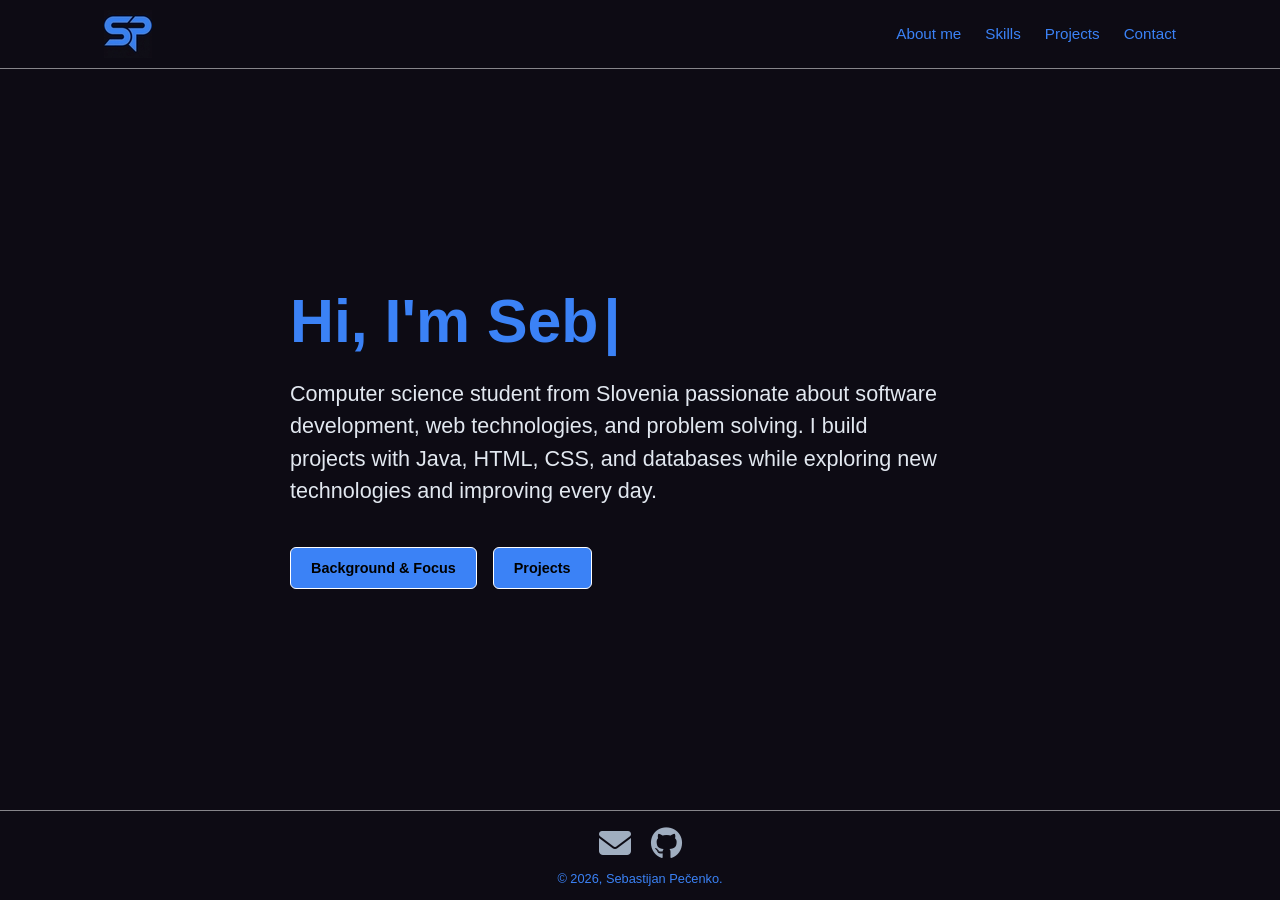
<file: index.html>
<!DOCTYPE html>
<html lang="en">
<head>
  <meta charset="UTF-8">
  <meta name="viewport" content="width=device-width, initial-scale=1.0">
  <link rel="stylesheet" href="https://cdnjs.cloudflare.com/ajax/libs/font-awesome/6.5.1/css/all.min.css">
  <link rel="icon" type="image/png" sizes="64x64" href="https://sebastijanpecenko.com/images/favicon.png">
  <link rel="icon" type="image/png" sizes="512x512" href="https://sebastijanpecenko.com/images/logo_google_search.png">
  <link rel="apple-touch-icon" href="https://sebastijanpecenko.com/images/logo_google_search.png">
  <title>Sebastijan Pečenko | Computer Science Student & Developer</title>
  <link rel="stylesheet" href="style.css">
  <meta name="description" content="Computer science student from Slovenia passionate about software development and web technologies.">
  <meta name="author" content="Sebastijan Pečenko">
  <meta property="og:title" content="Sebastijan Pečenko | Computer Science Student & Developer">
  <meta property="og:description" content="Computer science student from Slovenia passionate about software development and web technologies.">
  <meta property="og:type" content="website">
  <meta property="og:url" content="https://sebastijanpecenko.com">
  <meta property="og:image" content="https://sebastijanpecenko.com/images/logo_google_search.png">
</head>
<body>

  <header>
    <nav class="navbar">
      <a href="index.html" class="logo">
        <img src="images/logo.png" alt="Sebastijan Pečenko Logo">
      </a>
      <button class="menu-toggle" id="menu-toggle" aria-label="Open menu">
        <span></span>
        <span></span>
        <span></span>
      </button>
      <ul class="nav-links" id="nav-links">
        <li><a href="about.html">About me</a></li>
        <li><a href="skills.html">Skills</a></li>
        <li><a href="projects.html">Projects</a></li>
        <li><a href="contact.html">Contact</a></li>
      </ul>
    </nav>
  </header>

  <main class="hero">
    <div class="hero-content">
      <h1 class="hero-title" id="typewriter"></h1>
      <p class="hero-description">
        Computer science student from Slovenia passionate about software development, 
        web technologies, and problem solving. I build projects with Java, HTML, CSS, and databases while exploring new technologies and improving every day.
      </p>
      <div class="cta-buttons">
        <a href="about.html" class="btn btn-secondary">Background & Focus</a>
        <a href="projects.html" class="btn btn-primary">Projects</a>
      </div>
    </div>
  </main>

  <footer>
    <div class="social-icons">
      <a href="mailto:pecenkosebastijan@gmail.com" aria-label="Send Email">
        <i class="fa-solid fa-envelope"></i>
      </a>
      <a href="https://github.com/SebastijanPecenko" target="_blank" rel="noopener noreferrer" aria-label="GitHub Profile">
        <i class="fa-brands fa-github"></i>
      </a>
    </div>
    <p class="footer-text">
      &#169; 2026, Sebastijan Pečenko.
    </p>
  </footer>

  <script src="script.js"></script>
</body>
</html>
</file>
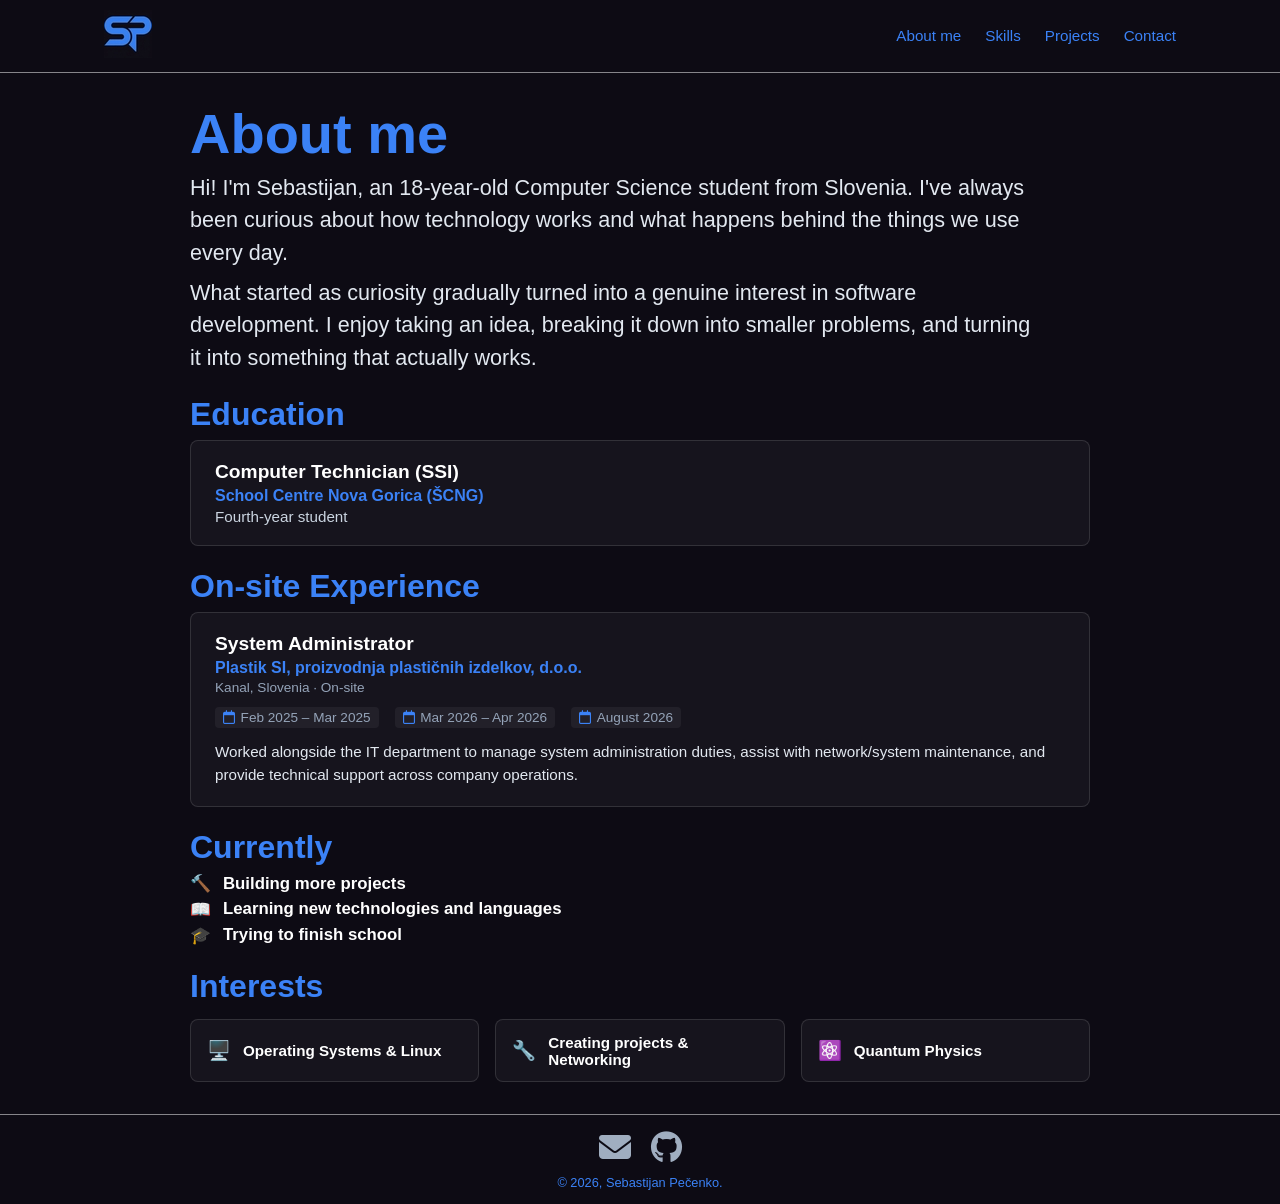
<file: about.html>
<!DOCTYPE html>
<html lang="en">
<head>
  <meta charset="UTF-8">
  <meta name="viewport" content="width=device-width, initial-scale=1.0">
  <link rel="stylesheet" href="https://cdnjs.cloudflare.com/ajax/libs/font-awesome/6.5.1/css/all.min.css">
  <link rel="icon" type="image/png" sizes="64x64" href="https://sebastijanpecenko.com/images/favicon.png">
  <link rel="icon" type="image/png" sizes="48x48" href="https://sebastijanpecenko.com/images/logo_google_search.png">
  <link rel="apple-touch-icon" href="https://sebastijanpecenko.com/images/logo_google_search.png">
  <title>Sebastijan Pečenko | About</title>
  <link rel="stylesheet" href="style.css">
  <meta name="description" content="Portfolio Sebastijana Pečenka, študenta računalništva iz Slovenije. Projekti v Java, HTML, CSS in bazah podatkov.">
  <meta name="author" content="Sebastijan Pečenko">
  <meta property="og:title" content="Sebastijan Pečenko | Personal Portfolio">
  <meta property="og:description" content="Computer science student from Slovenia passionate about software development and web technologies.">
  <meta property="og:type" content="website">
  <meta property="og:url" content="https://sebastijanpecenko.com">
  <meta property="og:image" content="https://sebastijanpecenko.com/images/logo_google_search.png">
</head>
<body>

  <header>
    <nav class="navbar">
      <a href="index.html" class="logo-link">
        <img src="images/logo.png" alt="Sebastijan Pečenko Logo" class="logo">
      </a>
      <button class="menu-toggle" id="menu-toggle" aria-label="Open menu">
        <span></span>
        <span></span>
        <span></span>
      </button>
      <ul class="nav-links" id="nav-links">
        <li><a href="about.html">About me</a></li>
        <li><a href="skills.html">Skills</a></li>
        <li><a href="projects.html">Projects</a></li>
        <li><a href="contact.html">Contact</a></li>
      </ul>
    </nav>
  </header>

  <main class="heros">
    <div class="heros-content">

      <section class="about-section">
        <h1 class="heros-title">About me</h1>
        <p class="heros-description">
          Hi! I'm Sebastijan, an 18-year-old Computer Science student from
          Slovenia. I've always been curious about how technology works and
          what happens behind the things we use every day.
        </p>
        <p class="heros-description">
          What started as curiosity gradually turned into a genuine interest
          in software development. I enjoy taking an idea, breaking it down
          into smaller problems, and turning it into something that actually
          works.
        </p>
      </section>

      <section class="about-section">
        <h2 class="heros-titles">Education</h2>  
        <div class="info-card">
          <div class="card-top-row">
            <h3 class="card-main-title">Computer Technician (SSI)</h3>
          </div>
          <p class="card-company">School Centre Nova Gorica (ŠCNG)</p>
          <p class="card-subtitle">Fourth-year student</p>
        </div>
      </section>

      <section class="about-section">
        <h2 class="heros-titles">On-site Experience</h2>

        <div class="info-card">
          <div class="card-top-row">
            <h3 class="card-main-title">System Administrator</h3>
          </div>
          <p class="card-company">Plastik SI, proizvodnja plastičnih izdelkov, d.o.o.</p>
          <p class="card-location">Kanal, Slovenia · On-site</p>

          <ul class="dates-list">
            <li><i class="fa-regular fa-calendar"></i> Feb 2025 – Mar 2025</li>
            <li><i class="fa-regular fa-calendar"></i> Mar 2026 – Apr 2026</li>
            <li><i class="fa-regular fa-calendar"></i> August 2026</li>
          </ul>

          <p class="card-details">
            Worked alongside the IT department to manage system administration duties, assist with network/system maintenance, and provide technical support across company operations.
          </p>
        </div>
      </section>

      <section class="about-section">
        <h2 class="heros-titles">Currently</h2>
        
        <ul class="now-list">
          <li>🔨 <span><strong>Building more projects</strong></span></li>
          <li>📖 <span><strong>Learning new technologies and languages</strong></span></li>
          <li>🎓 <span><strong>Trying to finish school</strong></span></li>
        </ul>
      </section>

      <section class="about-section">
        <h2 class="heros-titles">Interests</h2>
        
        <div class="interests-grid">
          <div class="interest-card">
            <span class="interest-icon">🖥️</span>
            <span class="interest-title">Operating Systems & Linux</span>
          </div>
          <div class="interest-card">
            <span class="interest-icon">🔧</span>
            <span class="interest-title">Creating projects & Networking</span>
          </div>
          <div class="interest-card">
            <span class="interest-icon">⚛️</span>
            <span class="interest-title">Quantum Physics</span>
          </div>
        </div>
      </section>

    </div>
  </main>

  <footer>
    <div class="social-icons">
      <a href="mailto:pecenkosebastijan@gmail.com" aria-label="Send Email">
        <i class="fa-solid fa-envelope"></i>
      </a>
      <a href="https://github.com/SebastijanPecenko" target="_blank" rel="noopener noreferrer" aria-label="GitHub Profile">
        <i class="fa-brands fa-github"></i>
      </a>
    </div>
    <p class="footer-text">
      &#169; 2026, Sebastijan Pečenko.
    </p>
  </footer>

  <script src="script.js"></script>
</body>
</html>
</file>
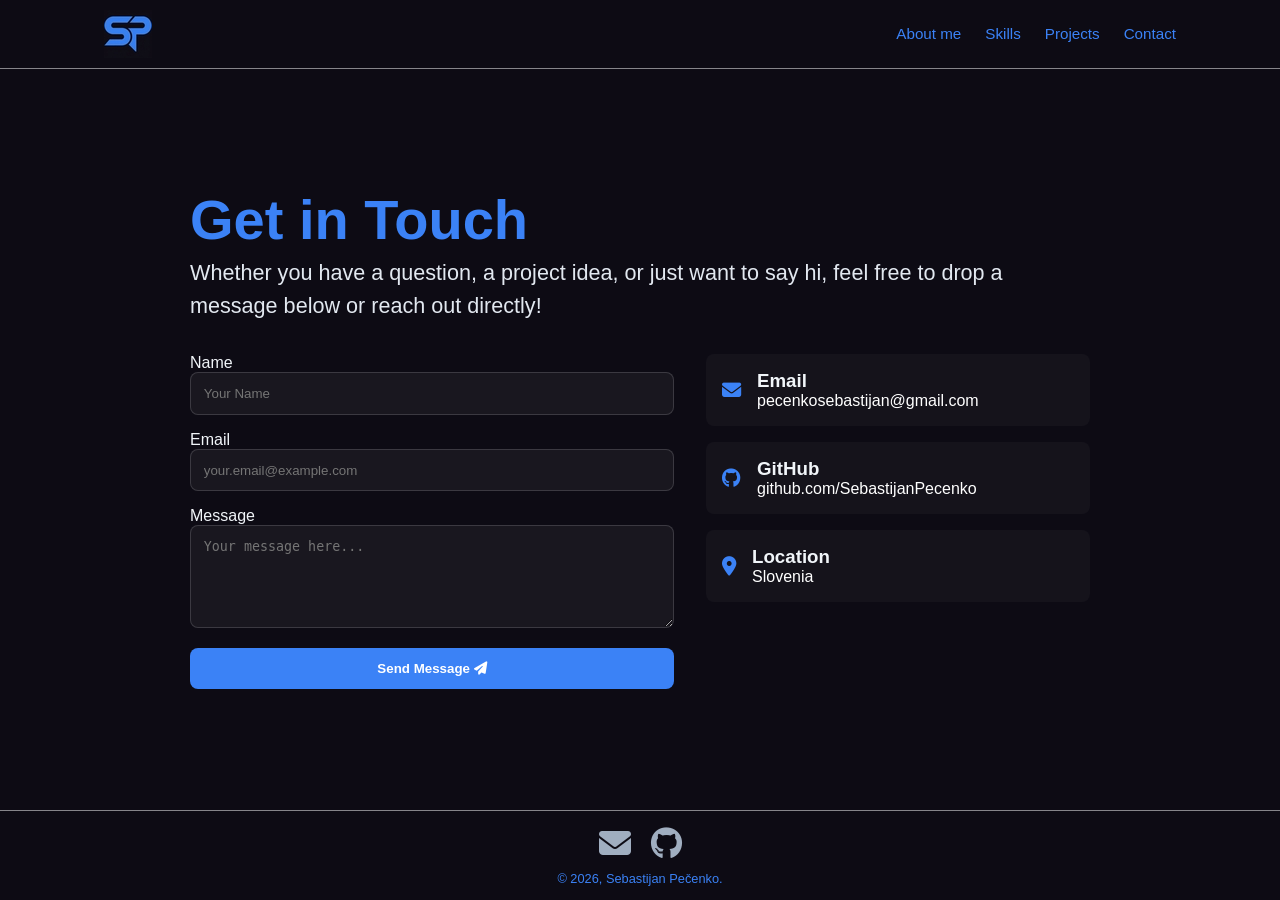
<file: contact.html>
<!DOCTYPE html>
<html lang="en">
<head>
  <meta charset="UTF-8">
  <meta name="viewport" content="width=device-width, initial-scale=1.0">
  <link rel="stylesheet" href="https://cdnjs.cloudflare.com/ajax/libs/font-awesome/6.5.1/css/all.min.css">
  <link rel="icon" type="image/png" sizes="64x64" href="https://sebastijanpecenko.com/images/favicon.png">
  <link rel="icon" type="image/png" sizes="48x48" href="https://sebastijanpecenko.com/images/logo_google_search.png">
  <link rel="apple-touch-icon" href="https://sebastijanpecenko.com/images/logo_google_search.png">
  <title>Sebastijan Pečenko | Contact</title>
  <link rel="stylesheet" href="style.css">
  <meta name="description" content="Portfolio Sebastijana Pečenka, študenta računalništva iz Slovenije. Projekti v Java, HTML, CSS in bazah podatkov.">
  <meta name="author" content="Sebastijan Pečenko">
  <meta property="og:title" content="Sebastijan Pečenko | Personal Portfolio">
  <meta property="og:description" content="Computer science student from Slovenia passionate about software development and web technologies.">
  <meta property="og:type" content="website">
  <meta property="og:url" content="https://sebastijanpecenko.com">
  <meta property="og:image" content="https://sebastijanpecenko.com/images/logo_google_search.png">
</head>
<body>

  <header>
    <nav class="navbar">
      <a href="index.html" class="logo">
        <img src="images/logo.png" alt="Sebastijan Pečenko Logo">
      </a>
      <button class="menu-toggle" id="menu-toggle" aria-label="Open menu">
        <span></span>
        <span></span>
        <span></span>
      </button>
      <ul class="nav-links" id="nav-links">
        <li><a href="about.html">About me</a></li>
        <li><a href="skills.html">Skills</a></li>
        <li><a href="projects.html">Projects</a></li>
        <li><a href="contact.html">Contact</a></li>
      </ul>
    </nav>
  </header>

  <main class="heros">
    <div class="heros-content">
      <h1 class="heros-title">Get in Touch</h1>
      <p class="heros-description">
        Whether you have a question, a project idea, or just want to say hi, feel free to drop a message below or reach out directly!
      </p>
      <div class="contact-container">
        <form action="https://formspree.io/f/maeywvaq" method="POST" class="contact-form">
          <div class="form-group">
            <label for="name">Name</label>
            <input type="text" id="name" name="name" placeholder="Your Name" required>
          </div>
          <div class="form-group">
            <label for="email">Email</label>
            <input type="email" id="email" name="email" placeholder="your.email@example.com" required>
          </div>
          <div class="form-group">
            <label for="message">Message</label>
            <textarea id="message" name="message" rows="5" placeholder="Your message here..." required></textarea>
          </div>
          <button type="submit" class="submit-btn">Send Message <i class="fa-solid fa-paper-plane"></i></button>
        </form>

        <div class="contact-info">
          <div class="info-item">
            <i class="fa-solid fa-envelope info-icon"></i>
            <div>
              <h3>Email</h3>
              <a href="mailto:pecenkosebastijan@gmail.com">pecenkosebastijan@gmail.com</a>
            </div>
          </div>
          <div class="info-item">
            <i class="fa-brands fa-github info-icon"></i>
            <div>
              <h3>GitHub</h3>
              <a href="https://github.com/SebastijanPecenko" target="_blank" rel="noopener noreferrer">github.com/SebastijanPecenko</a>
            </div>
          </div>
          <div class="info-item">
            <i class="fa-solid fa-location-dot info-icon"></i>
            <div>
              <h3>Location</h3>
              <p>Slovenia</p>
            </div>
          </div>
        </div>
      </div>
    </div>
  </main>

  <footer>
    <div class="social-icons">
      <a href="mailto:pecenkosebastijan@gmail.com" aria-label="Send Email">
        <i class="fa-solid fa-envelope"></i>
      </a>
      <a href="https://github.com/SebastijanPecenko" target="_blank" rel="noopener noreferrer" aria-label="GitHub Profile">
        <i class="fa-brands fa-github"></i>
      </a>
    </div>
    <p class="footer-text">
      &#169; 2026, Sebastijan Pečenko.
    </p>
  </footer>

  <script src="script.js"></script>
</body>
</html>
</file>
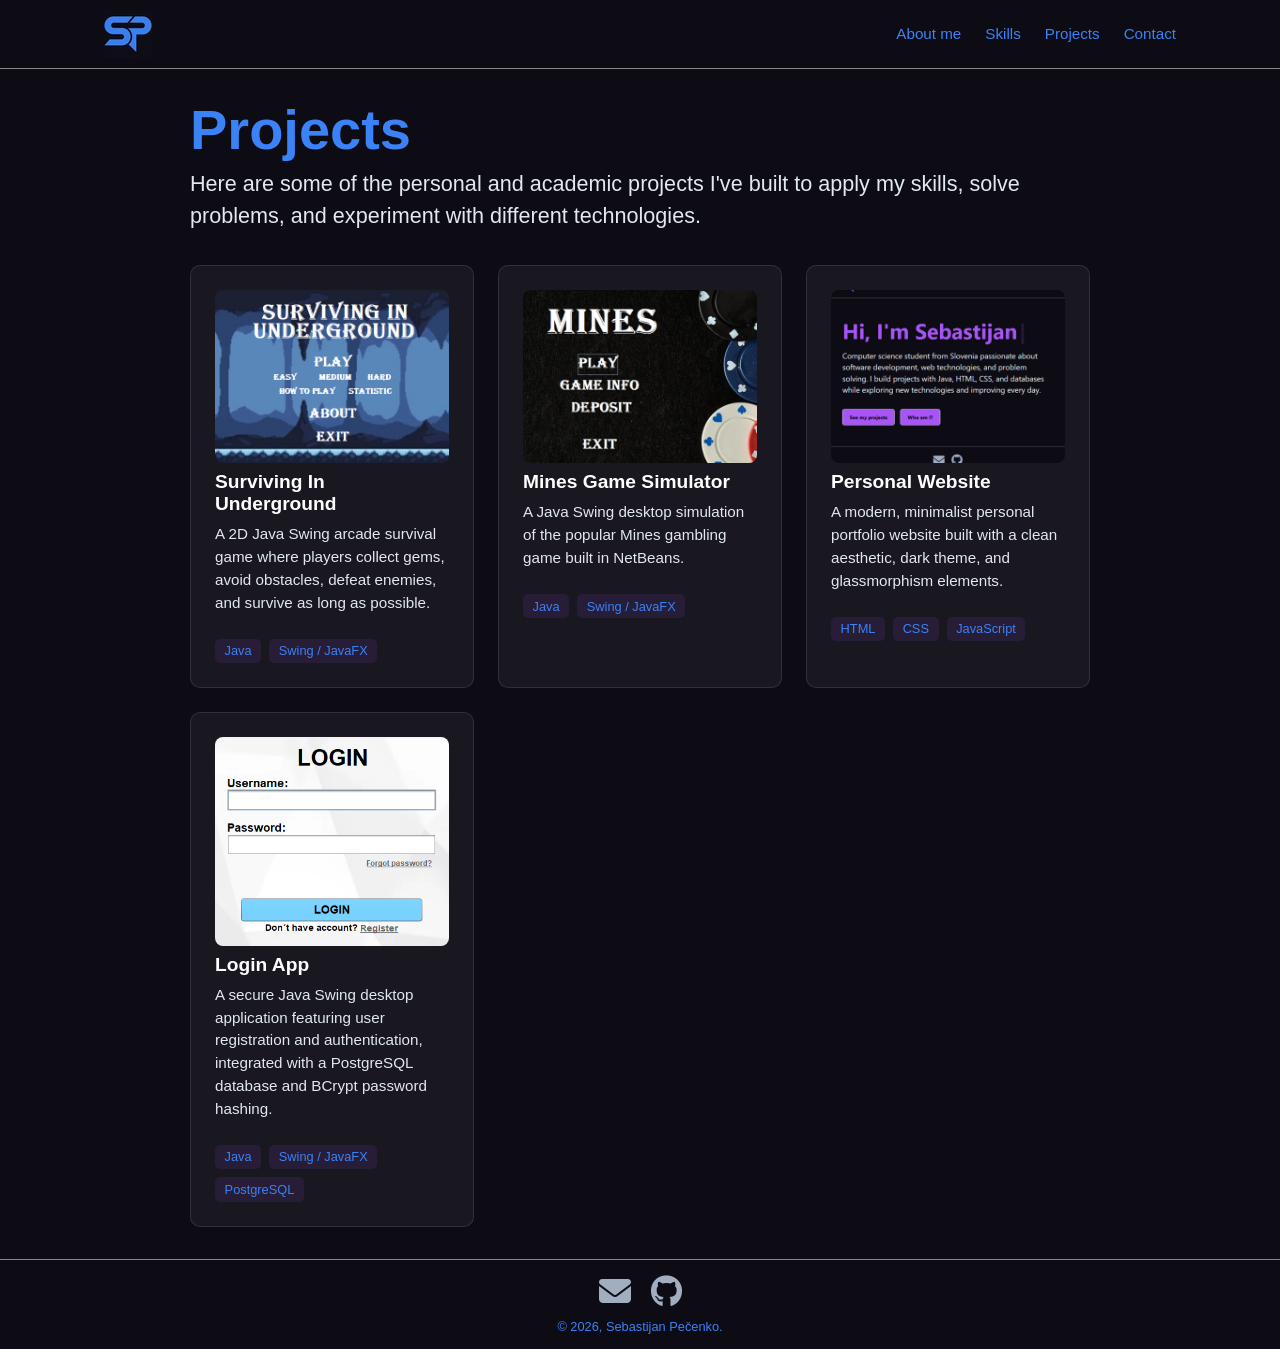
<file: projects.html>
<!DOCTYPE html>
<html lang="en">
<head>
  <meta charset="UTF-8">
  <meta name="viewport" content="width=device-width, initial-scale=1.0">
  <link rel="stylesheet" href="https://cdnjs.cloudflare.com/ajax/libs/font-awesome/6.5.1/css/all.min.css">
  <link rel="icon" type="image/png" sizes="64x64" href="https://sebastijanpecenko.com/images/favicon.png">
  <link rel="icon" type="image/png" sizes="48x48" href="https://sebastijanpecenko.com/images/logo_google_search.png">
  <link rel="apple-touch-icon" href="https://sebastijanpecenko.com/images/logo_google_search.png">
  <title>Sebastijan Pečenko | Projects</title>
  <link rel="stylesheet" href="style.css">
  <meta name="description" content="Portfolio Sebastijana Pečenka, študenta računalništva iz Slovenije. Projekti v Java, HTML, CSS in bazah podatkov.">
  <meta name="author" content="Sebastijan Pečenko">
  <meta property="og:title" content="Sebastijan Pečenko | Personal Portfolio">
  <meta property="og:description" content="Computer science student from Slovenia passionate about software development and web technologies.">
  <meta property="og:type" content="website">
  <meta property="og:url" content="https://sebastijanpecenko.com">
  <meta property="og:image" content="https://sebastijanpecenko.com/images/logo_google_search.png">
</head>
<body>

  <header>
    <nav class="navbar">
      <a href="index.html" class="logo">
        <img src="images/logo.png" alt="Sebastijan Pečenko Logo">
      </a>
      <button class="menu-toggle" id="menu-toggle" aria-label="Open menu">
        <span></span>
        <span></span>
        <span></span>
      </button>
      <ul class="nav-links" id="nav-links">
        <li><a href="about.html">About me</a></li>
        <li><a href="skills.html">Skills</a></li>
        <li><a href="projects.html">Projects</a></li>
        <li><a href="contact.html">Contact</a></li>
      </ul>
    </nav>
  </header>

  <main class="heros">
    <div class="heros-content">
      <h1 class="heros-title">Projects</h1>
      <p class="heros-description">
        Here are some of the personal and academic projects I've built to apply my skills, solve problems, and experiment with different technologies.
      </p>

      <div class="projects-grid">
        <a href="https://github.com/SebastijanPecenko/Surviving_In_Underground" target="_blank" rel="noopener noreferrer" class="project-card">
          <img src="images/surviving_in_underground.png" alt="Surviving In Underground project screenshot" class="project-image">
          <h3 class="project-title">Surviving In Underground</h3>
          <p class="project-description">
            A 2D Java Swing arcade survival game where players collect gems, avoid obstacles, defeat enemies, and survive as long as possible.
          </p>
          <div class="project-tags">
            <span>Java</span>
            <span>Swing / JavaFX</span>
          </div>
        </a>

        <a href="https://github.com/SebastijanPecenko/Mines-Game-Simulator" target="_blank" rel="noopener noreferrer" class="project-card">
          <img src="images/mines_game_simulator.png" alt="Mines Game Simulator project screenshot" class="project-image">
          <h3 class="project-title">Mines Game Simulator</h3>
          <p class="project-description">
            A Java Swing desktop simulation of the popular Mines gambling game built in NetBeans.
          </p>
          <div class="project-tags">
            <span>Java</span>
            <span>Swing / JavaFX</span>
          </div>
        </a>

        <a href="https://github.com/SebastijanPecenko/Personal-Website" target="_blank" rel="noopener noreferrer" class="project-card">
          <img src="images/personal_website.png" alt="Personal Website project screenshot" class="project-image">
          <h3 class="project-title">Personal Website</h3>
          <p class="project-description">
            A modern, minimalist personal portfolio website built with a clean aesthetic, dark theme, and glassmorphism elements.
          </p>
          <div class="project-tags">
            <span>HTML</span>
            <span>CSS</span>
            <span>JavaScript</span>
          </div>
        </a>

        <a href="https://github.com/SebastijanPecenko/Login-App" target="_blank" rel="noopener noreferrer" class="project-card">
          <img src="images/login_app.png" alt="Login App project screenshot" class="project-image">
          <h3 class="project-title">Login App</h3>
          <p class="project-description">
            A secure Java Swing desktop application featuring user registration and authentication, integrated with a PostgreSQL database and BCrypt password hashing.
          </p>
          <div class="project-tags">
            <span>Java</span>
            <span>Swing / JavaFX</span>
            <span>PostgreSQL</span>
          </div>
        </a>
      </div>
    </div>
  </main>

  <footer>
    <div class="social-icons">
      <a href="mailto:pecenkosebastijan@gmail.com" aria-label="Send Email">
        <i class="fa-solid fa-envelope"></i>
      </a>
      <a href="https://github.com/SebastijanPecenko" target="_blank" rel="noopener noreferrer" aria-label="GitHub Profile">
        <i class="fa-brands fa-github"></i>
      </a>
    </div>
    <p class="footer-text">
      &#169; 2026, Sebastijan Pečenko.
    </p>
  </footer>

  <script src="script.js"></script>
</body>
</html>
</file>
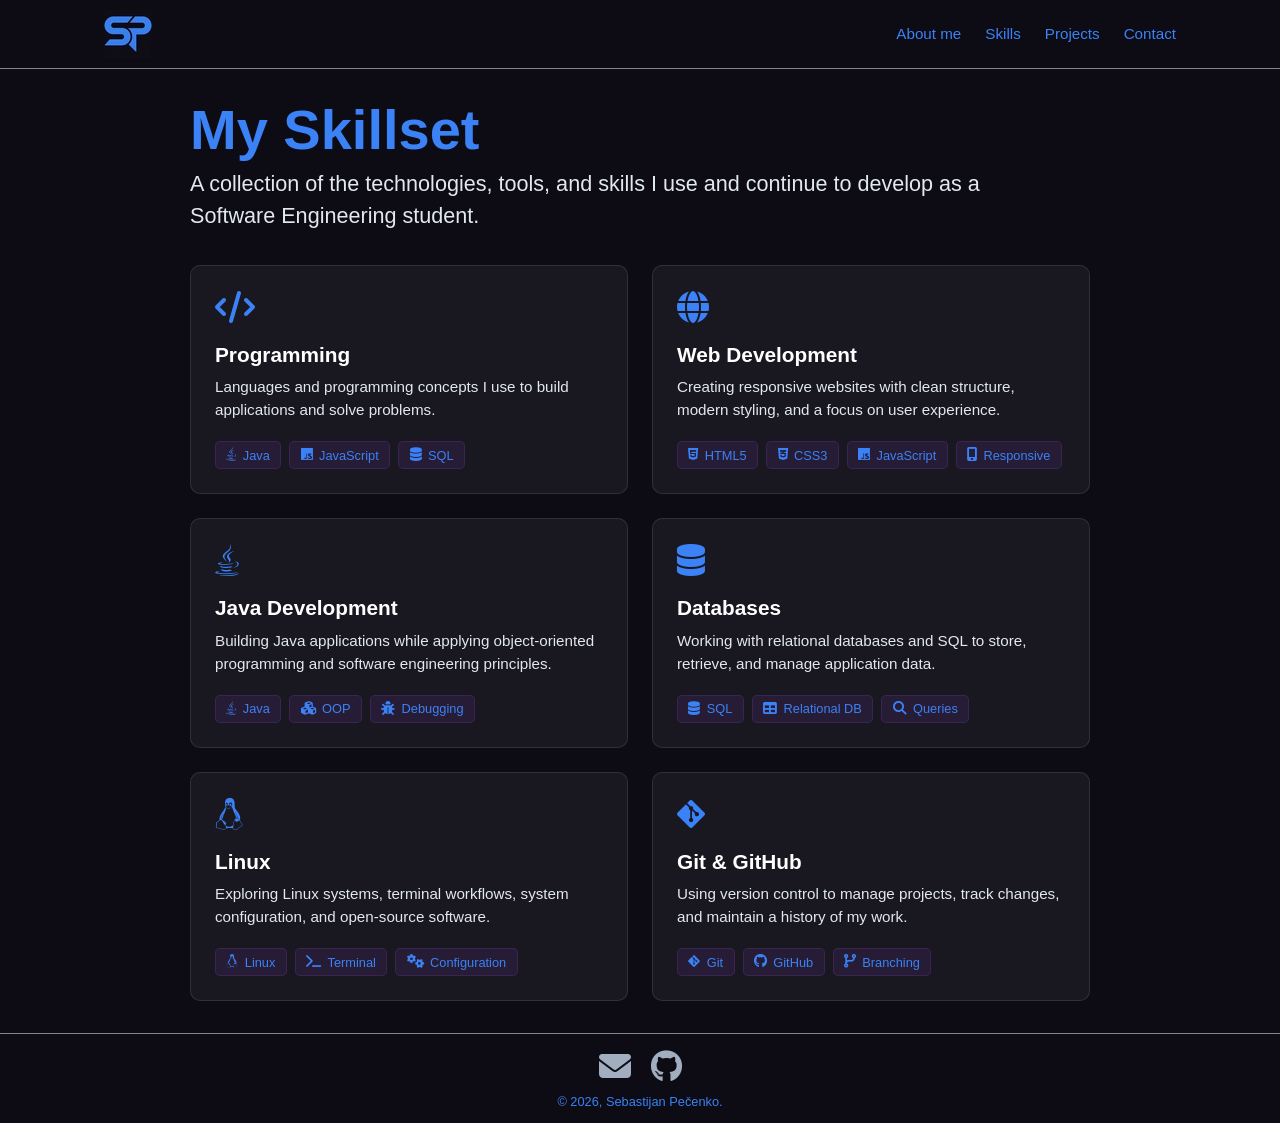
<file: skills.html>
<!DOCTYPE html>
<html lang="en">
<head>
  <meta charset="UTF-8">
  <meta name="viewport" content="width=device-width, initial-scale=1.0">
  <link rel="stylesheet" href="https://cdnjs.cloudflare.com/ajax/libs/font-awesome/6.5.1/css/all.min.css">
  <link rel="icon" type="image/png" sizes="64x64" href="https://sebastijanpecenko.com/images/favicon.png">
  <link rel="icon" type="image/png" sizes="48x48" href="https://sebastijanpecenko.com/images/logo_google_search.png">
  <link rel="apple-touch-icon" href="https://sebastijanpecenko.com/images/logo_google_search.png">
  <title>Sebastijan Pečenko | Skillset</title>
  <link rel="stylesheet" href="style.css">
  <meta name="description" content="Skillset of Sebastijan Pečenko, a Software Engineering student from Slovenia.">
  <meta name="author" content="Sebastijan Pečenko">
  <meta property="og:title" content="Sebastijan Pečenko | Skillset">
  <meta property="og:description" content="Technologies, programming languages, tools, and software engineering skills.">
  <meta property="og:type" content="website">
  <meta property="og:url" content="https://sebastijanpecenko.com/skills">
  <meta property="og:image" content="https://sebastijanpecenko.com/images/logo_google_search.png">
</head>
<body>

  <header>
    <nav class="navbar">
      <a href="index.html" class="logo">
        <img src="images/logo.png" alt="Sebastijan Pečenko Logo">
      </a>
      <button class="menu-toggle" id="menu-toggle" aria-label="Open menu">
        <span></span>
        <span></span>
        <span></span>
      </button>
      <ul class="nav-links" id="nav-links">
        <li><a href="about.html">About me</a></li>
        <li><a href="skills.html">Skills</a></li>
        <li><a href="projects.html">Projects</a></li>
        <li><a href="contact.html">Contact</a></li>
      </ul>
    </nav>
  </header>

  <main class="heros">
    <div class="heros-content">
      <h1 class="heros-title">My Skillset</h1>
      <p class="heros-description">
        A collection of the technologies, tools, and skills I use and continue to develop as a Software Engineering student.
      </p>

      <div class="skill-cards">
        <div class="skill-card">
          <div class="skill-card-icon">
            <i class="fa-solid fa-code"></i>
          </div>
          <h2>Programming</h2>
          <p>
            Languages and programming concepts I use to build applications and solve problems.
          </p>
          <div class="skill-tags">
            <span><i class="fa-brands fa-java"></i> Java</span>
            <span><i class="fa-brands fa-js"></i> JavaScript</span>
            <span><i class="fa-solid fa-database"></i> SQL</span>
          </div>
        </div>

        <div class="skill-card">
          <div class="skill-card-icon">
            <i class="fa-solid fa-globe"></i>
          </div>
          <h2>Web Development</h2>
          <p>
            Creating responsive websites with clean structure, modern styling, and a focus on user experience.
          </p>
          <div class="skill-tags">
            <span><i class="fa-brands fa-html5"></i> HTML5</span>
            <span><i class="fa-brands fa-css3-alt"></i> CSS3</span>
            <span><i class="fa-brands fa-js"></i> JavaScript</span>
            <span><i class="fa-solid fa-mobile-screen"></i> Responsive</span>
          </div>
        </div>

        <div class="skill-card">
          <div class="skill-card-icon">
            <i class="fa-brands fa-java"></i>
          </div>
          <h2>Java Development</h2>
          <p>
            Building Java applications while applying object-oriented programming and software engineering principles.
          </p>
          <div class="skill-tags">
            <span><i class="fa-brands fa-java"></i> Java</span>
            <span><i class="fa-solid fa-cubes"></i> OOP</span>
            <span><i class="fa-solid fa-bug"></i> Debugging</span>
          </div>
        </div>

        <div class="skill-card">
          <div class="skill-card-icon">
            <i class="fa-solid fa-database"></i>
          </div>
          <h2>Databases</h2>
          <p>
            Working with relational databases and SQL to store, retrieve, and manage application data.
          </p>
          <div class="skill-tags">
            <span><i class="fa-solid fa-database"></i> SQL</span>
            <span><i class="fa-solid fa-table"></i> Relational DB</span>
            <span><i class="fa-solid fa-magnifying-glass"></i> Queries</span>
          </div>
        </div>

        <div class="skill-card">
          <div class="skill-card-icon">
            <i class="fa-brands fa-linux"></i>
          </div>
          <h2>Linux</h2>
          <p>
            Exploring Linux systems, terminal workflows, system configuration, and open-source software.
          </p>
          <div class="skill-tags">
            <span><i class="fa-brands fa-linux"></i> Linux</span>
            <span><i class="fa-solid fa-terminal"></i> Terminal</span>
            <span><i class="fa-solid fa-gears"></i> Configuration</span>
          </div>
        </div>

        <div class="skill-card">
          <div class="skill-card-icon">
            <i class="fa-brands fa-git-alt"></i>
          </div>
          <h2>Git & GitHub</h2>
          <p>
            Using version control to manage projects, track changes, and maintain a history of my work.
          </p>
          <div class="skill-tags">
            <span><i class="fa-brands fa-git-alt"></i> Git</span>
            <span><i class="fa-brands fa-github"></i> GitHub</span>
            <span><i class="fa-solid fa-code-branch"></i> Branching</span>
          </div>
        </div>
      </div>
    </div>
  </main>

  <footer>
    <div class="social-icons">
      <a href="mailto:pecenkosebastijan@gmail.com" aria-label="Send Email">
        <i class="fa-solid fa-envelope"></i>
      </a>
      <a href="https://github.com/SebastijanPecenko" target="_blank" rel="noopener noreferrer" aria-label="GitHub Profile">
        <i class="fa-brands fa-github"></i>
      </a>
    </div>
    <p class="footer-text">
      &#169; 2026, Sebastijan Pečenko.
    </p>
  </footer>

  <script src="script.js"></script>
</body>
</html>
</file>
<file: style.css>
/* Osnovne nastavitve */
* {
  box-sizing: border-box;
  margin: 0;
  padding: 0;
}

body {
  background-color: #0D0B14;
  color: #F1F5F9;
  font-family: 'Space Grotesk', -apple-system, BlinkMacSystemFont, "Segoe UI", Roboto, sans-serif;
  min-height: 100vh;
  display: flex;
  flex-direction: column;
  justify-content: space-between;
}

header {
    border-bottom: 1px solid rgba(255, 255, 255, 0.5);
}

/* Navigation */
.navbar {
  display: flex;
  justify-content: space-between;
  align-items: center;
  padding: 1rem 5%;
  max-width: 1200px;
  margin: 0 auto;
  width: 100%;
  padding-bottom: 10px;
  padding-top: 10px;
}

.menu-toggle {
    display: none;
    background: none;
    border: none;
    cursor: pointer;
    width: 35px;
    height: 35px;
    padding: 5px;
    position: relative;
}

.menu-toggle span {
    display: block;
    width: 25px;
    height: 2px;
    background-color: #3B82F6;
    margin: 5px auto;
    transition: all 0.3s ease;
}

.logo {
  height: 48px;
}

.nav-links {
  display: flex;
  list-style: none;
  gap: 1.5rem;
}

.nav-links a {
  color: #3B82F6;
  text-decoration: none;
  font-size: 0.95rem;
  font-weight: 500;
  transition: opacity 0.2s ease;
}

.nav-links a:hover {
  opacity: 0.8;
}

/* Main text */
.hero {
  flex: 1;
  display: flex;
  align-items: center;
  justify-content: center;
  padding: 2rem 5%;
}

.hero-content {
  max-width: 700px;
  width: 100%;
}

.location-tag span {
  font-size: 0.7rem;
  vertical-align: super;
}

.hero-title {
  font-size: 5.5rem;
  line-height: 1.05;
  font-weight: 700;
  margin-bottom: 1.5rem;
  color: #3B82F6;
  font-size: clamp(3.8rem, 5vw, 3.5rem);
}


.hero-description {
  font-size: 1.35rem;
  line-height: 1.5;
  color: #e2e8f0;
  margin-bottom: 2.5rem;
  max-width: 650px;
}

.heros {
  flex: 1;
  display: flex;
  align-items: center;
  justify-content: center;
  padding: 2rem 5%;
}

.heros-content {
  max-width: 900px;
  width: 100%;
}

.heros-titles {
  font-size: 2rem;
  line-height: 1.05;
  font-weight: 700;
  margin-bottom: 0.5rem;
  margin-top: 1.5rem;
  color: #3B82F6;
}

.heros-title {
  font-size: 3.5rem;
  line-height: 1.05;
  font-weight: 700;
  margin-bottom: 0.5rem;
  color: #3B82F6;
}

.heros-description {
  font-size: 1.35rem;
  line-height: 1.5;
  color: #e2e8f0;
  margin-bottom: 0.5rem;
  max-width: 850px;
}

/* Animation */
.hero-title::after {
  content: '|';
  margin-left: 5px;
  color: #3B82F6;
  animation: blink 0.7s infinite;
}
@keyframes blink {
  0%, 100% { opacity: 1; }
  50% { opacity: 0; }
}

/*Sklls logos*/
.skill-badge {
  font-size: 20px;
}

.skills-inline {
  margin-bottom: 0.5rem;
}

/* Buttons */
.cta-buttons {
  display: flex;
  gap: 1rem;
}

.btn {
  display: inline-block;
  padding: 0.75rem 1.25rem;
  font-size: 0.9rem;
  font-weight: 700;
  border-radius: 6px;
  text-decoration: none;
  transition: all 0.2s ease;
}

.btn-primary {
  background-color: #3B82F6;
  color: black;
  border: 1px solid white;
}

.btn-primary:hover {
  background-color: white;
}

.btn-secondary {
  background-color: #3B82F6;
  color: black;
  border: 1px solid white;
}

.btn-secondary:hover {
  background-color: white;
}


/* Footer */
footer {
  text-align: center;
  padding: 0.9rem 1rem;
  border-top: 1px solid rgba(255, 255, 255, 0.5);
}

.social-icons {
  display: flex;
  justify-content: center;
  gap: 1.25rem;
  margin-bottom: 0.5rem;
}

.social-icons a {
  color: #a0aec0;
  font-size: 2rem;
  transition: color 0.2s ease;
}

.social-icons a:hover {
  color: #3B82F6;
}

.footer-text {
  color: #3B82F6;
  font-size: 0.8rem;
}


/* Contact */
.contact-container {
  display: flex;
  flex-wrap: wrap;
  gap: 2rem;
  margin-top: 2rem;
}

.contact-form {
  flex: 1 1 300px;
  display: flex;
  flex-direction: column;
  gap: 1rem;
}

.form-group input,
.form-group textarea {
  width: 100%;
  padding: 0.8rem;
  background: rgba(255, 255, 255, 0.05);
  border: 1px solid rgba(255, 255, 255, 0.15);
  border-radius: 8px;
  color: #fff;
}

.form-group input:focus,
.form-group textarea:focus {
  border-color: #3B82F6;
  outline: none;
}

.submit-btn {
  background: #3B82F6;
  color: #fff;
  border: none;
  padding: 0.8rem;
  border-radius: 8px;
  font-weight: 600;
  cursor: pointer;
}

.submit-btn:hover {
  background: #9333ea;
}

/* Side Cards */
.contact-info {
  flex: 1 1 200px;
  display: flex;
  flex-direction: column;
  gap: 1rem;
}

.info-item {
  display: flex;
  align-items: center;
  gap: 1rem;
  padding: 1rem;
  background: rgba(255, 255, 255, 0.03);
  border-radius: 8px;
}

.info-icon {
  color: #3B82F6;
  font-size: 1.2rem;
}

.info-item a, 
.info-item p {
  color: #fff;
  text-decoration: none;
}

.projects-grid {
  display: grid;
  grid-template-columns: repeat(3, 1fr);
  gap: 1.5rem;
  margin-top: 2rem;
}

.project-card {
  display: block;
  width: 100%;
  background: rgba(255, 255, 255, 0.05);
  border: 1px solid rgba(255, 255, 255, 0.1);
  border-radius: 10px;
  padding: 1.5rem;

  text-decoration: none;
  color: inherit;

  transition: transform 0.2s ease, border-color 0.2s ease;
}

.project-header {
  display: flex;
  justify-content: space-between;
  align-items: center;
  margin-bottom: 1rem;
}

.project-folder-icon {
  font-size: 1.8rem;
  color: #3B82F6;
}

.project-github-link {
  color: #ffffff;
  font-size: 1.4rem;
}

.project-title {
  font-size: 1.2rem;
  color: #ffffff;
  margin-bottom: 0.5rem;
  margin-top: 0.5rem;
}

.project-description {
  font-size: 0.95rem;
  color: #e2e8f0;
  line-height: 1.5;
  margin-bottom: 1.5rem;
}

.project-tags {
  display: flex;
  flex-wrap: wrap;
  gap: 0.5rem;
}

.project-tags span {
  font-size: 0.8rem;
  color: #3B82F6;
  background: rgba(168, 85, 247, 0.1);
  padding: 0.3rem 0.6rem;
  border-radius: 5px;
}

@media (max-width: 768px) {

    .menu-toggle {
        display: block;
    }

    .nav-links {
        display: none;
        position: absolute;
        top: 60px;
        right: 0;

        flex-direction: column;
        gap: 0;

        background: #1e293b;
        padding: 15px;

        border-radius: 10px;
        min-width: 150px;
    }

    .nav-links.active {
        display: flex;
    }

    .nav-links li {
        padding: 12px;
    }

    /* Hamburger → X */

    .menu-toggle.active span:nth-child(1) {
        transform: rotate(45deg) translate(5px, 5px);
    }

    .menu-toggle.active span:nth-child(2) {
        opacity: 0;
    }

    .menu-toggle.active span:nth-child(3) {
        transform: rotate(-45deg) translate(5px, -5px);
    }
}

.project-card:hover {
    transform: translateY(-5px);
    border-color: #3B82F6;
}


.project-image {
    width: 100%;
    height: auto;
    display: block;
    border-radius: 8px;
}

/* NOVO Skills */
.skill-cards {
  display: grid;
  grid-template-columns: repeat(2, minmax(0, 1fr));
  gap: 1.5rem;
  margin-top: 2rem;
}

.skill-card {
  background: rgba(255, 255, 255, 0.05);
  border: 1px solid rgba(255, 255, 255, 0.1);
  border-radius: 10px;
  padding: 1.5rem;
  transition: transform 0.2s ease, border-color 0.2s ease;
}

.skill-card:hover {
  transform: translateY(-5px);
  border-color: #3B82F6;
}

.skill-card-icon {
  font-size: 2rem;
  color: #3B82F6;
  margin-bottom: 1rem;
}

.skill-card h2 {
  font-size: 1.3rem;
  color: #ffffff;
  margin-bottom: 0.6rem;
}

.skill-card p {
  font-size: 0.95rem;
  color: #e2e8f0;
  line-height: 1.5;
  margin-bottom: 1.2rem;
}

.skill-tags {
  display: flex;
  flex-wrap: wrap;
  gap: 0.5rem;
}

.skill-tags span {
  display: inline-flex;
  align-items: center;
  gap: 0.4rem;

  font-size: 0.8rem;
  color: #3B82F6;

  background: rgba(168, 85, 247, 0.1);
  border: 1px solid rgba(168, 85, 247, 0.15);

  padding: 0.35rem 0.65rem;
  border-radius: 5px;
}

.skill-tags i {
  font-size: 0.85rem;
}


/* Skillset mobile */
@media (max-width: 768px) {
  .skill-cards {
    grid-template-columns: 1fr;
    gap: 1rem;
  }

  .skill-card {
    padding: 1.25rem;
  }
}

@media (max-width: 900px) {

  .projects-grid {
    grid-template-columns: repeat(2, 1fr);
  }

}

@media (max-width: 600px) {

  .projects-grid {
    grid-template-columns: 1fr;
  }

}

/* Stili za kartice izkušenj in izobraževanja */

.info-card {
  background: rgba(255, 255, 255, 0.04);
  border: 1px solid rgba(255, 255, 255, 0.12);
  border-radius: 8px;
  padding: 1.25rem 1.5rem;
  margin-bottom: 1.25rem;
  transition: transform 0.2s ease, border-color 0.2s ease;
}

.info-card:hover {
  border-color: #3B82F6;
  transform: translateY(-2px);
}

.card-top-row {
  display: flex;
  justify-content: space-between;
  align-items: baseline;
  gap: 1rem;
}

.card-main-title {
  font-size: 1.2rem;
  font-weight: 700;
  color: #ffffff;
}

.card-date {
  font-size: 0.85rem;
  color: #94a3b8;
  white-space: nowrap;
}

.card-subtitle {
  font-size: 0.95rem;
  color: #cbd5e1;
  margin-top: 0.2rem;
}

.card-company {
  font-size: 1rem;
  font-weight: 600;
  color: #3B82F6;
  margin-top: 0.25rem;
}

.card-location {
  font-size: 0.85rem;
  color: #94a3b8;
  margin-top: 0.2rem;
  margin-bottom: 0.75rem;
}

.card-details {
  font-size: 0.95rem;
  line-height: 1.5;
  color: #e2e8f0;
}

/* Mobilna prilagoditev za datume */
@media (max-width: 500px) {
  .card-top-row {
    flex-direction: column;
    gap: 0.2rem;
  }
  
  .card-date {
    margin-bottom: 0.3rem;
  }
}

/* Stil za več datumskih obdobij znotraj ene kartice */
.dates-list {
  list-style: none;
  padding: 0;
  margin: 0.5rem 0 0.8rem 0;
  display: flex;
  flex-wrap: wrap;
  gap: 0.5rem 1rem;
}

.dates-list li {
  font-size: 0.85rem;
  color: #94a3b8;
  display: flex;
  align-items: center;
  gap: 0.35rem;
  background: rgba(255, 255, 255, 0.05);
  padding: 0.2rem 0.5rem;
  border-radius: 4px;
}

.dates-list li i {
  color: #3B82F6; 
}

/* Now Sekcija */


.now-list {
  list-style: none;
  padding: 0;
  margin: 0;
  display: flex;
  flex-direction: column;
  gap: 0.3rem;
}

.now-list li {
  display: flex;
  align-items: center;
  gap: 0.75rem;
  font-size: 1.05rem;
  color: #ffffff;
}

/* Interests Sekcija (Mreža 3x2) */
.interests-grid {
  display: grid;
  grid-template-columns: repeat(auto-fit, minmax(250px, 1fr));
  justify-content: center; /* Centers items horizontally */
  gap: 1rem;
  margin-top: 1rem;
}

.interest-card {
  background: rgba(255, 255, 255, 0.04);
  border: 1px solid rgba(255, 255, 255, 0.12);
  border-radius: 8px;
  padding: 0.85rem 1rem;
  display: flex;
  align-items: center;
  gap: 0.75rem;
  transition: border-color 0.2s ease, transform 0.2s ease;
}

.interest-card:hover {
  border-color: #3B82F6;
  transform: translateY(-2px);
}

.interest-icon {
  font-size: 1.2rem;
}

.interest-title {
  font-size: 0.95rem;
  font-weight: 600;
  color: #ffffff;
}

/* Odzivnost za manjše zaslone */
@media (max-width: 768px) {
  .interests-grid {
    grid-template-columns: repeat(2, 1fr);
  }
}

@media (max-width: 480px) {
  .interests-grid {
    grid-template-columns: 1fr;
  }
}
</file>
